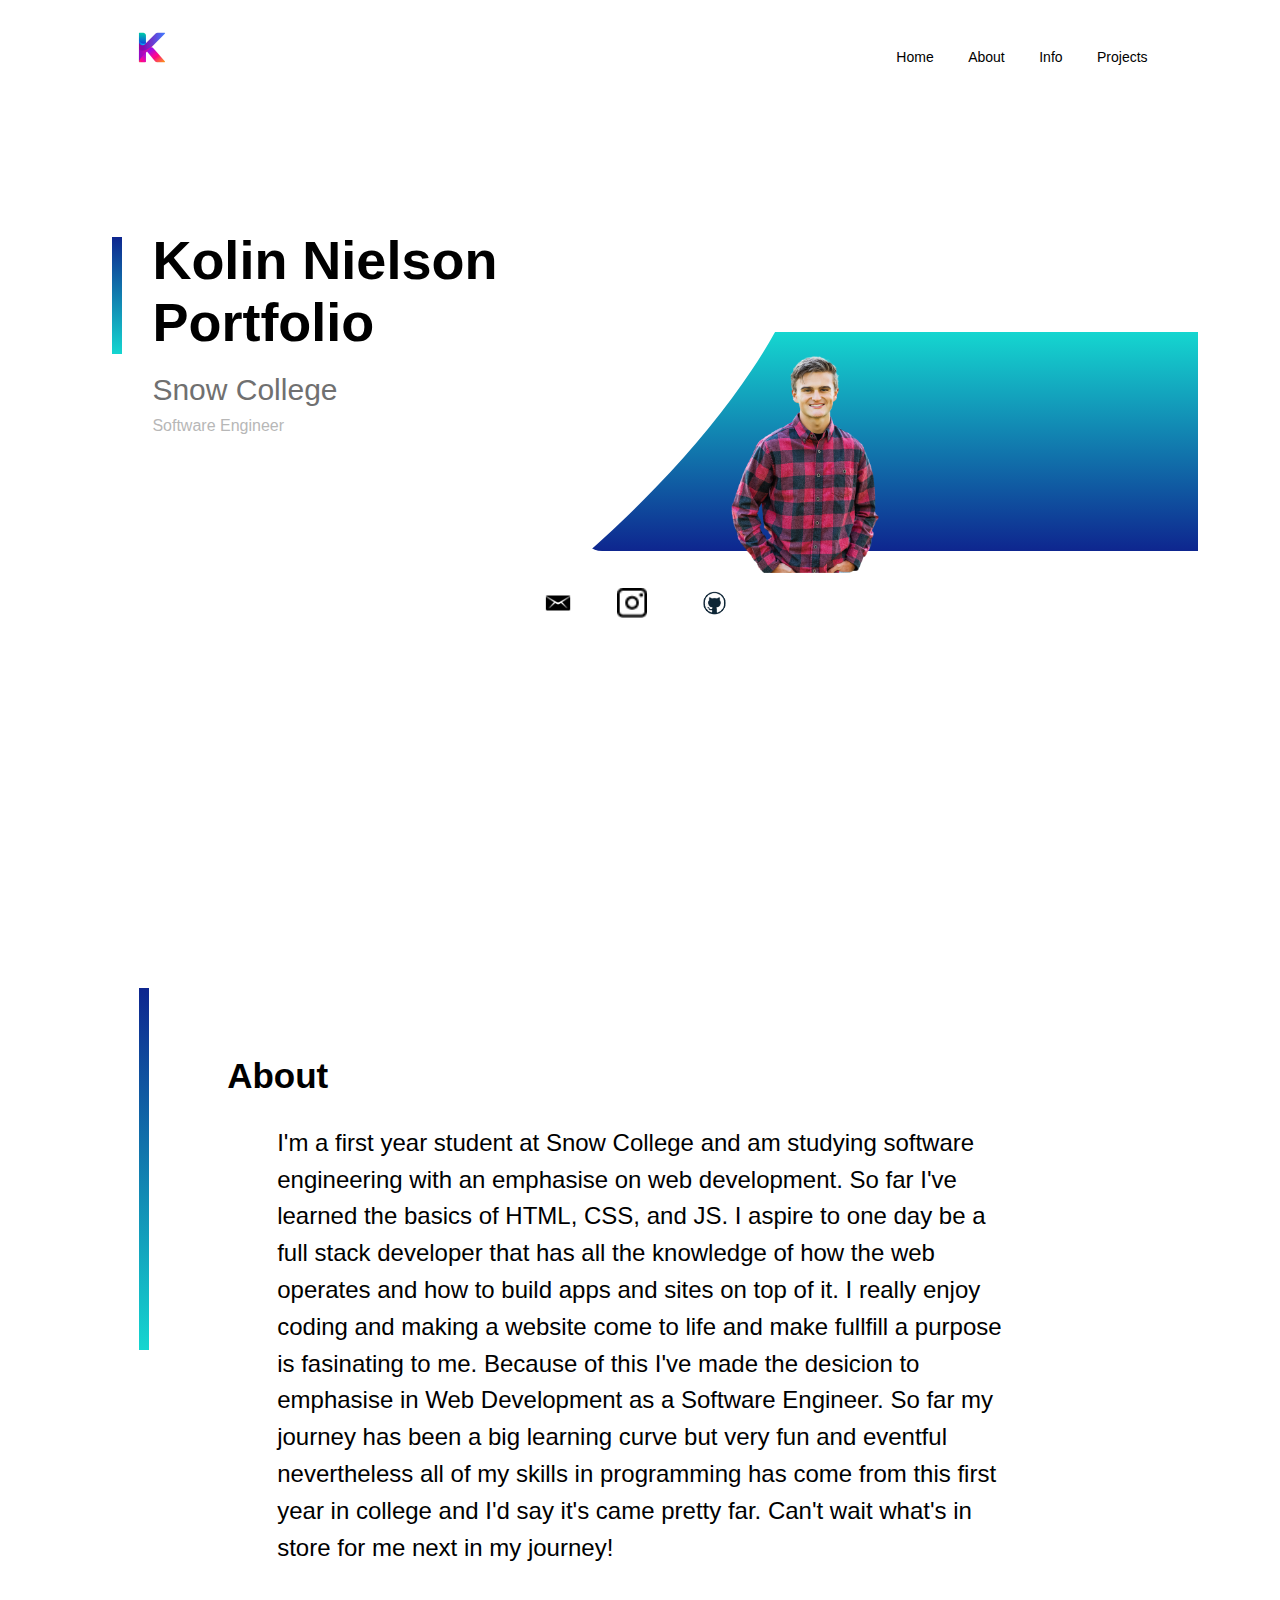
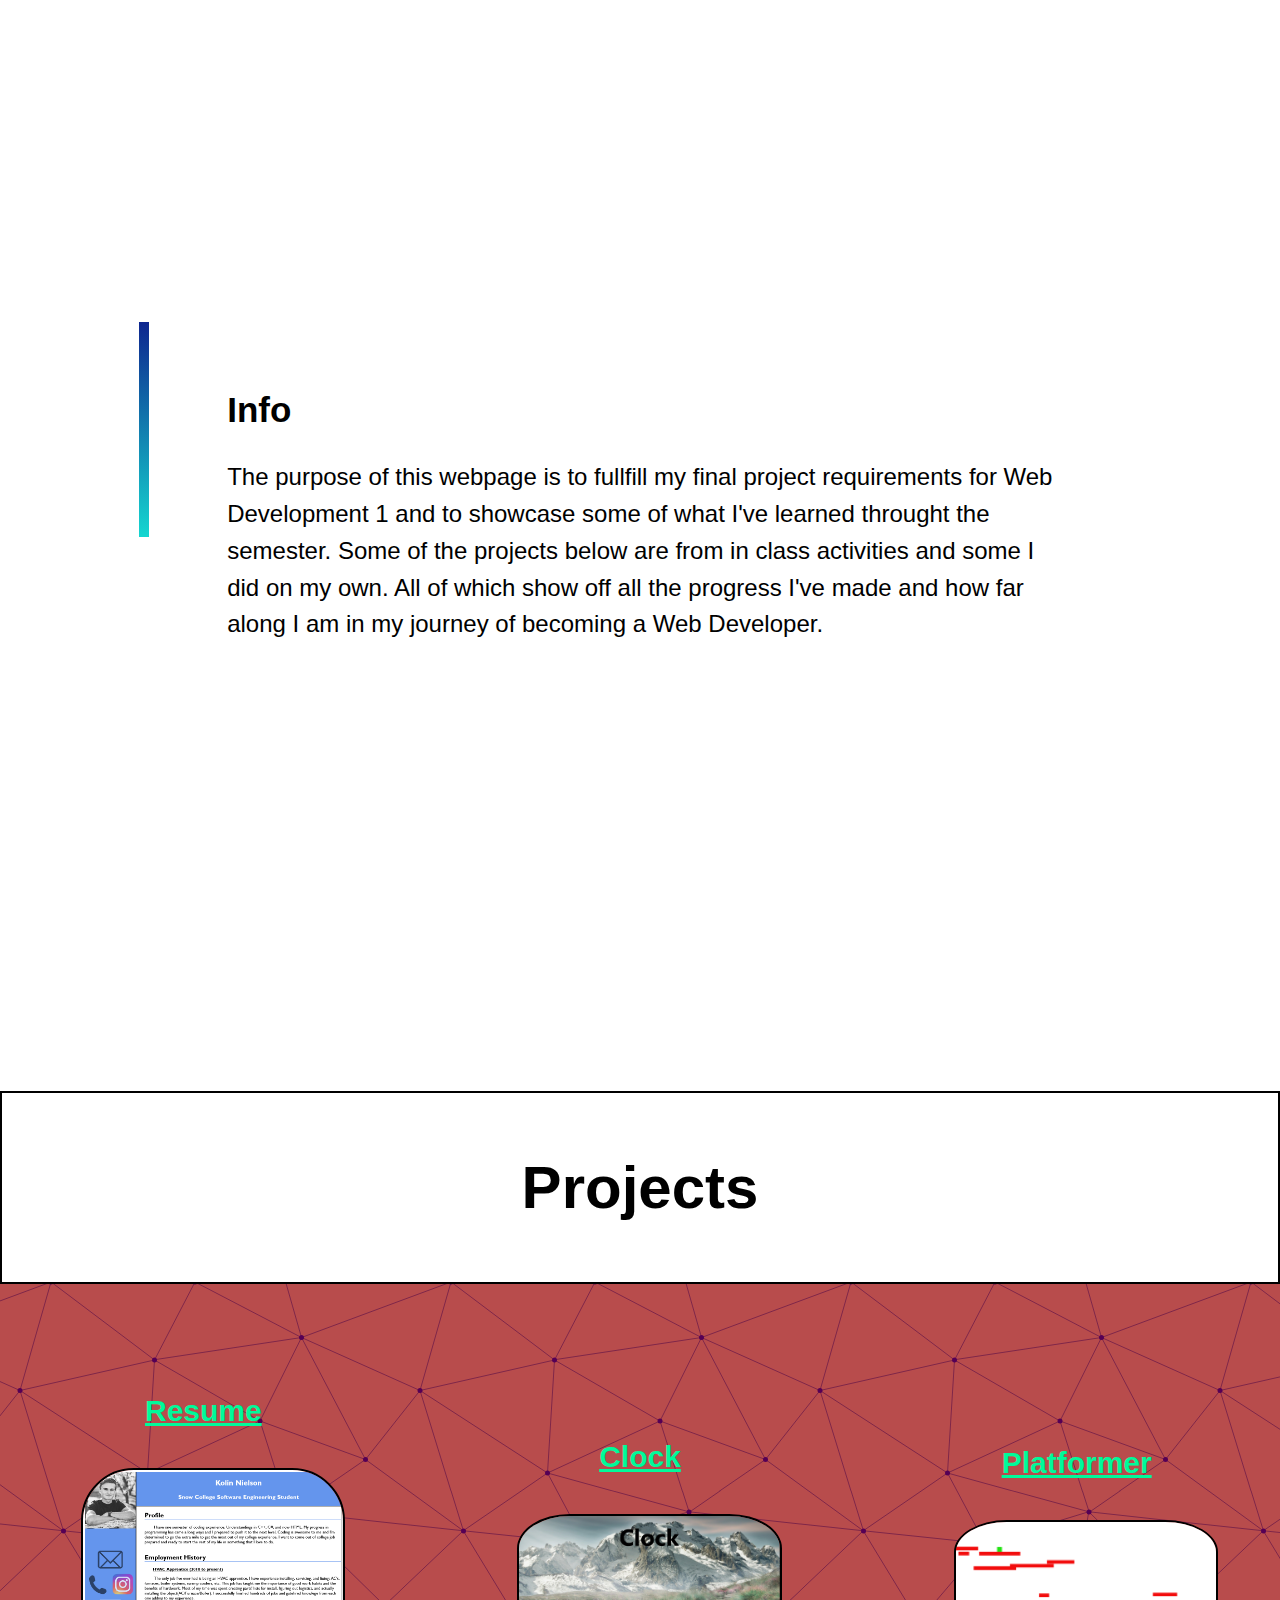
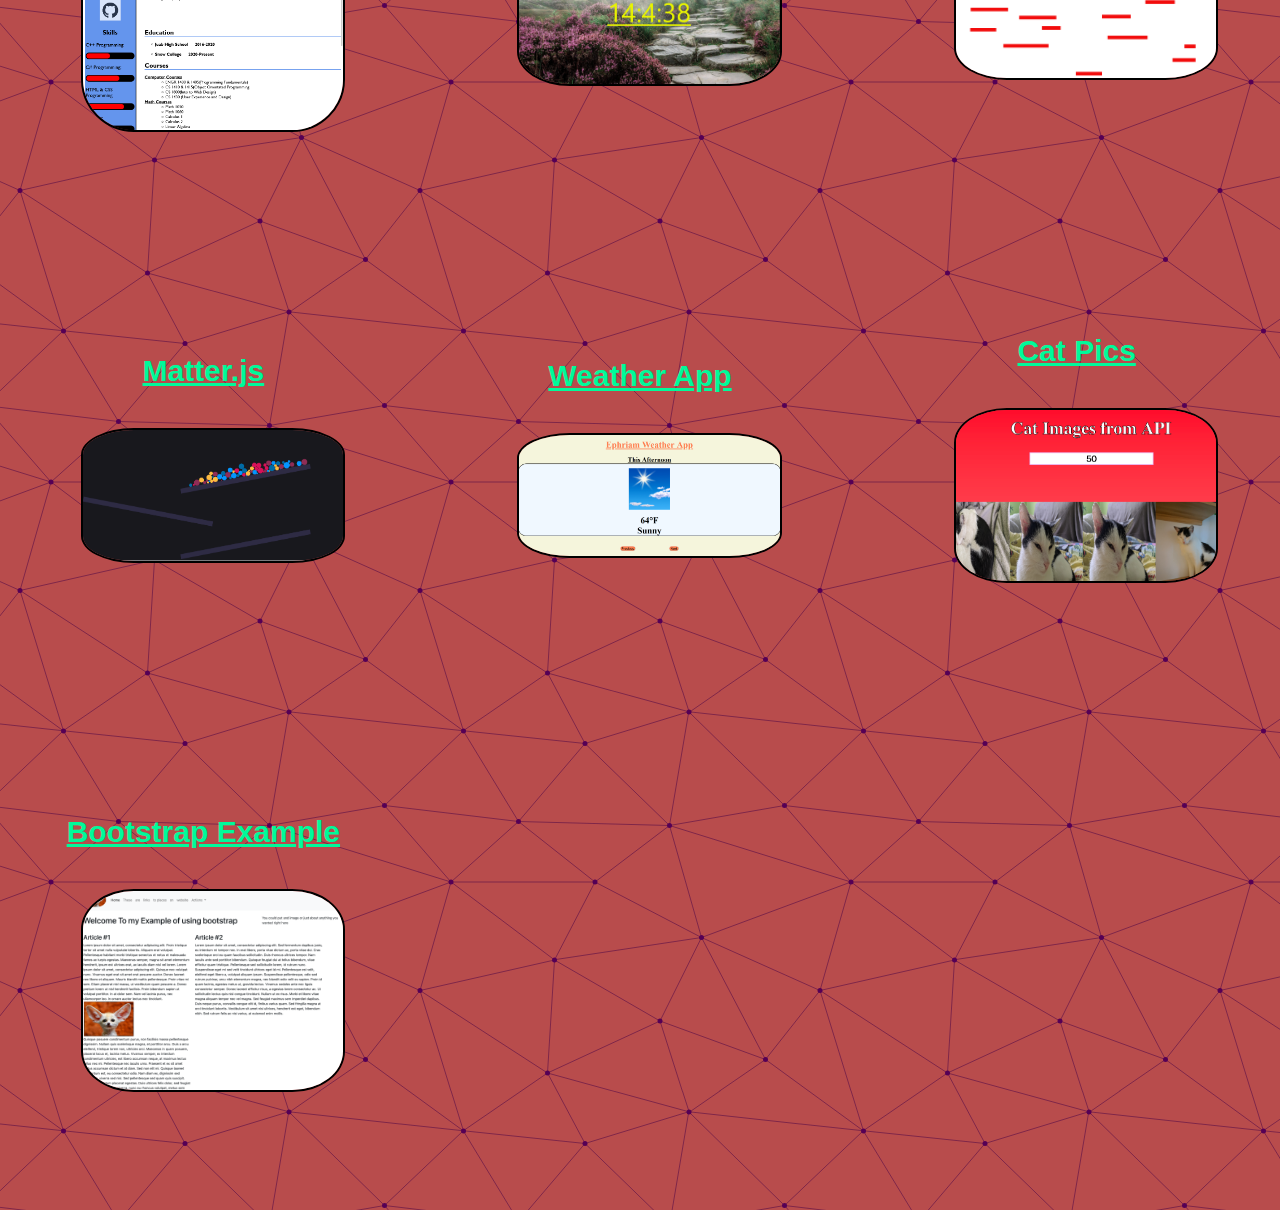
<file: index.html>
<!DOCTYPE html>
<html lang="en">
  <head>
    <meta charset="UTF-8" />
    <meta http-equiv="X-UA-Compatible" content="IE=edge" />
    <meta name="viewport" content="width=device-width, initial-scale=1.0" />
    <title>Kolin Nielson | Portfolio</title>
    
    <link rel="stylesheet" href="Style.css" />
    
    <script src="script.js" defer></script>
  </head>
  <body>
      <header> <div class="container">
      <div class="navbar">
        <img src="images/Bright.png" alt="logo" class="logo" />
        <nav>
          <ul id="menuList">
            <li><a href="#home" id="nav-home">Home</a></li>
            <li><a href="#about">About</a></li>
            <li><a href="#info">Info</a></li>
            <li><a href="#projects">Projects</a></li>
          </ul>
        </nav>
        <img src="images/menu.png" alt="menu-icon" class="menu-icon" onclick="togglemenu()" />
      </div>
      <div class="row">
        <div class="col-1">
          <h2>Kolin Nielson<br />Portfolio</h2>
          <h3>Snow College</h3>
          <p>Software Engineer</p>
        </div>
        <div class="col-2">
          <img src="images/portriat.png" alt="picture of me" class="portriat" />
          <div class="color-box"><div class="wave"></div></div>
        </div>
      </div>

      <div class="social-links">
       <a href="mailto:klnnielson@gmail.com"><img src="images/mail.webp" alt="email-icon"/></a> 
       <a href="https://www.instagram.com/kolin_nielson/"> <img src="images/ig.png" alt="instagram-icon"/></a>
       <a href="https://github.com/kolin-nielson"> <img src="images/git.png" alt="github-icon"/>
      </div></a>
    </div>
    </header>


    <main>
        <div class="about-color"></div>
        <div class="about-color-offset"></div>
        <div class="about" id="about">
            <h2>About</h2>
                <p>I'm a first year student at Snow College and am studying software engineering with an emphasise on web development. So far I've learned the basics of HTML, CSS, and JS. 
                    I aspire to one day be a full stack developer that has all the knowledge of how the web operates and how to build apps and sites on top of it.
                    I really enjoy coding and making a website come to life and make fullfill a purpose is fasinating to me. 
                    Because of this I've made the desicion to emphasise in Web Development as a Software Engineer.
                    So far my journey has been a big learning curve but very fun and eventful nevertheless all of my skills in programming has come from this first year in college and I'd say it's came pretty far.
                    Can't wait what's in store for me next in my journey!

                </p>
            
            
        </div>
        <div class="info-color"></div>
        <div class="info-color-offset"></div>
        <div class="info" id="info">
            <h2>Info</h2>
            <p>
               The purpose of this webpage is to fullfill my final project requirements for Web Development 1 and to showcase
               some of what I've learned throught the semester. Some of the projects below are from in class activities and some 
               I did on my own. All of which show off all the progress I've made and how far along I am in my journey of becoming
               a Web Developer.
            </p>
        </div>
        
      </main>
      <div class="projects-container">
      <h2 id="projects-h2">Projects</h2>
      <div class="projects" id="projects">
          <a href="projects/Resume/Resume.html" class="resume"> Resume<img src="images/resume.png" alt="Resume" class="resume"></a>
          <a href="projects/Clock/clock.html" class="clock">Clock<img src="images/clock.PNG" alt="clock" class="clock"></a>
          <a href="projects/Platformer/platformer.html" class="platformer">Platformer<img src="images/platformer.PNG" alt="platformer" class="platformer"></a>
          <a href="projects/Physics Example/physics.html" class="physics">Matter.js<img src="images/matterjs.PNG" alt="matter.js" class="physics"></a>
          <a href="projects/weather/index.html" class="weather">Weather App<img src="images/weatherApp.PNG" alt="weather" class="weather"></a>
          <a href="projects/API/index.html" class="catz">Cat Pics<img src="images/catz.png" alt="catzzzz" class="catz"></a>
          <a href="projects/Bootstrap/index.html" class="Bootstrap">Bootstrap Example<img src="images/Bootstrap.png" alt="Bootstrap" class="Bootstrap"></a>
          
          <!-- projects -->
</div>
        </div>
        
   

    
  </body>
</html>
</file>
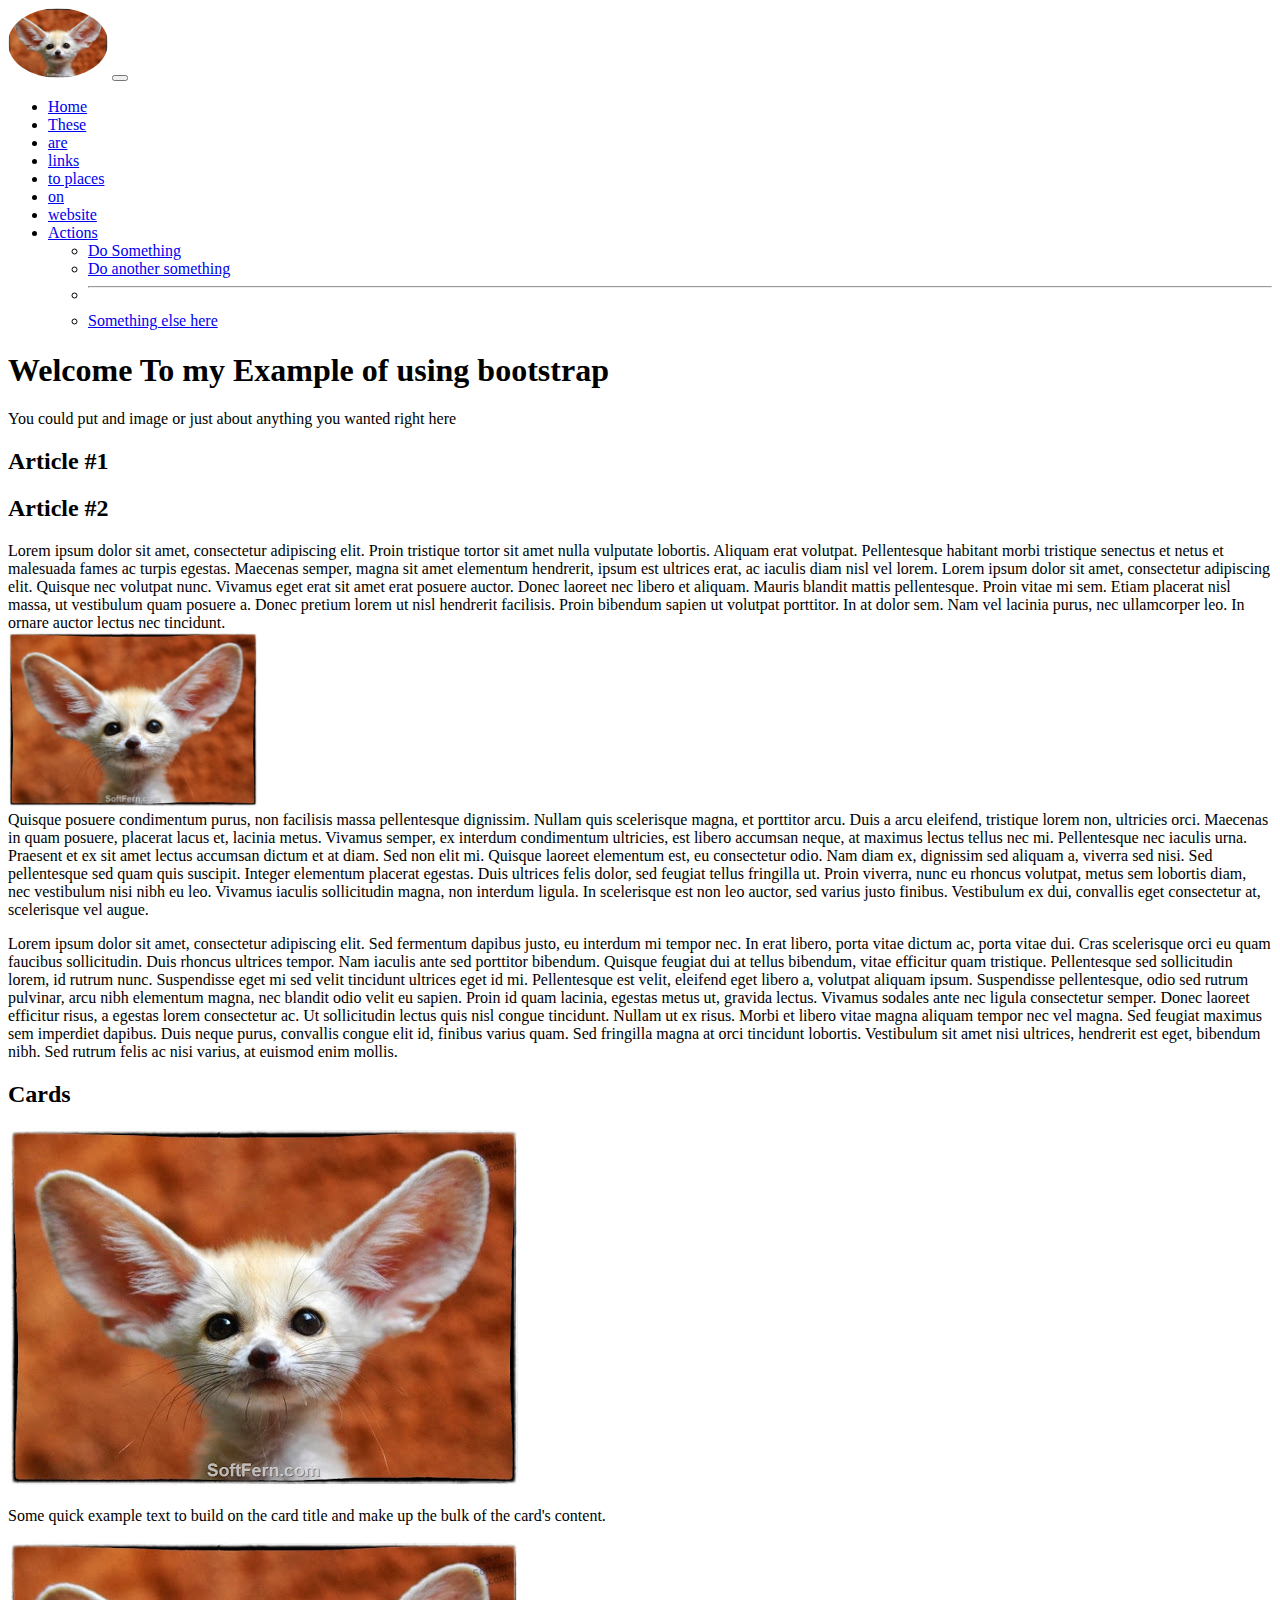
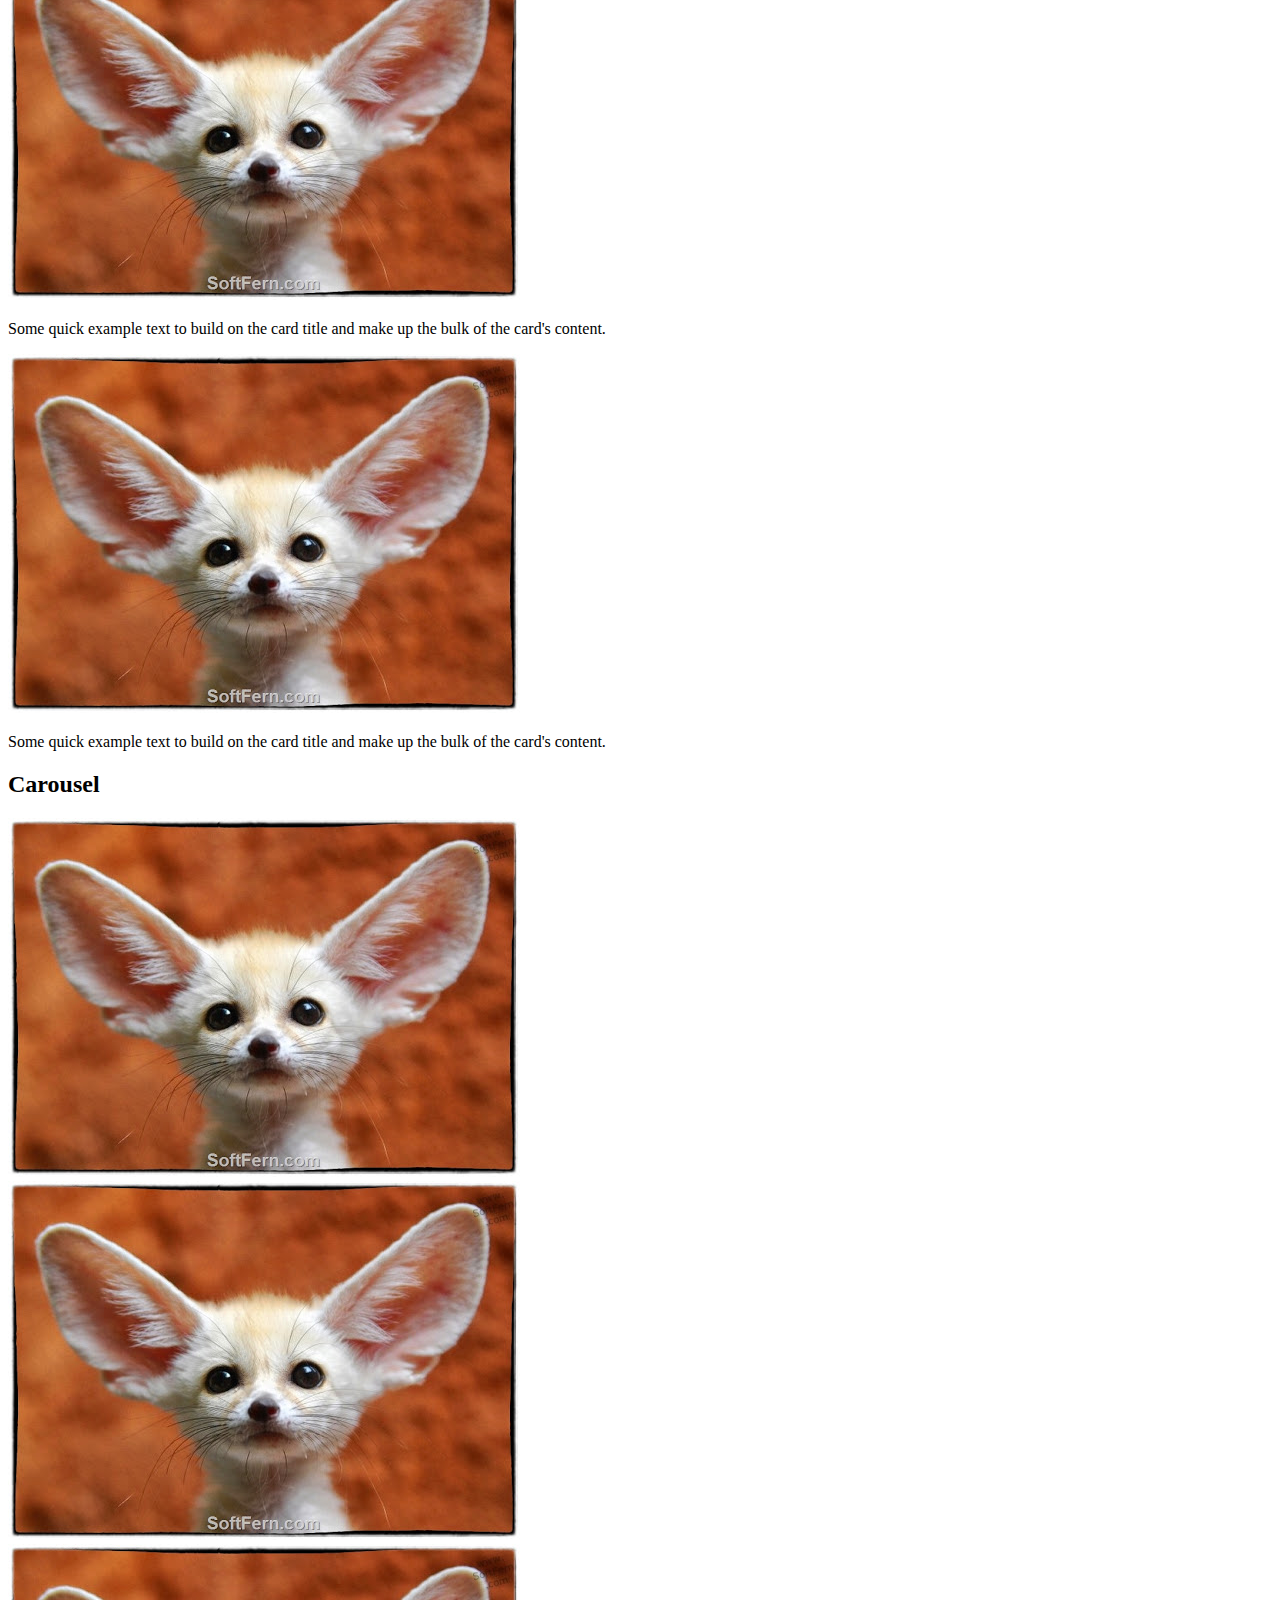
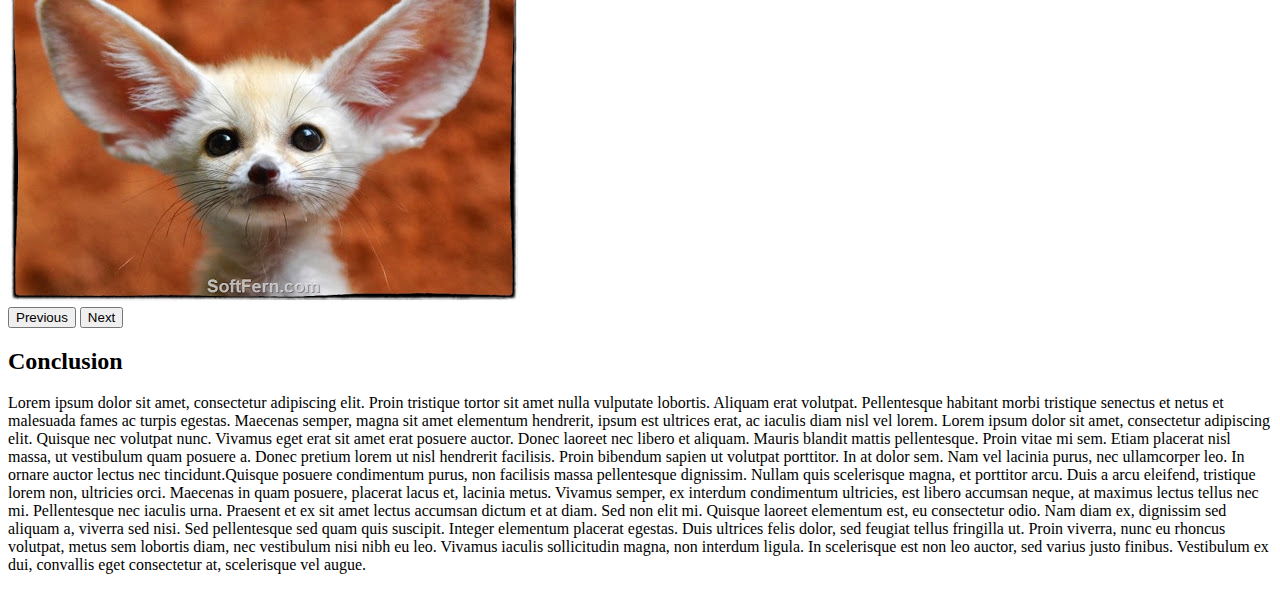
<file: projects/Bootstrap/index.html>
<!DOCTYPE html>
<html lang="en">
  <head>
    <meta charset="UTF-8" />
    <meta http-equiv="X-UA-Compatible" content="IE=edge" />
    <meta name="viewport" content="width=device-width, initial-scale=1.0" />
    <title>Bootstrap Example</title>
    <link
      href="https://cdn.jsdelivr.net/npm/bootstrap@5.0.0-beta3/dist/css/bootstrap.min.css"
      rel="stylesheet"
      integrity="sha384-eOJMYsd53ii+scO/bJGFsiCZc+5NDVN2yr8+0RDqr0Ql0h+rP48ckxlpbzKgwra6"
      crossorigin="anonymous"
    />
  </head>
  <body>
    <div class="container">
      <header class="col-12 mt-4">
        <nav class="navbar navbar-expand-lg navbar-light bg-light">
          <div class="container-fluid">
            <a class="navbar-brand" href="#"
              ><img
                src="unnamed.jpg"
                width="100px"
                style="border-radius: 50%"
                alt=""
            /></a>
            <button
              class="navbar-toggler"
              type="button"
              data-bs-toggle="collapse"
              data-bs-target="#navbarSupportedContent"
              aria-controls="navbarSupportedContent"
              aria-expanded="false"
              aria-label="Toggle navigation"
            >
              <span class="navbar-toggler-icon"></span>
            </button>
            <div class="collapse navbar-collapse" id="navbarSupportedContent">
              <ul class="navbar-nav me-auto mb-2 mb-lg-0">
                <li class="nav-item">
                  <a
                    class="nav-link active my-lg-4"
                    aria-current="page"
                    href="#"
                    >Home</a
                  >
                </li>
                <li class="nav-item">
                  <a class="nav-link my-lg-4" href="#">These</a>
                </li>
                <li class="nav-item">
                  <a class="nav-link my-lg-4" href="#">are</a>
                </li>
                <li class="nav-item">
                  <a class="nav-link my-lg-4" href="#">links</a>
                </li>
                <li class="nav-item">
                  <a class="nav-link my-lg-4" href="#">to places</a>
                </li>
                <li class="nav-item">
                  <a class="nav-link my-lg-4" href="#">on</a>
                </li>
                <li class="nav-item">
                  <a class="nav-link my-lg-4" href="#">website</a>
                </li>
                <li class="nav-item dropdown my-lg-4">
                  <a
                    class="nav-link dropdown-toggle"
                    href="#"
                    id="navbarDropdown"
                    role="button"
                    data-bs-toggle="dropdown"
                    aria-expanded="false"
                  >
                    Actions
                  </a>
                  <ul class="dropdown-menu" aria-labelledby="navbarDropdown">
                    <li><a class="dropdown-item" href="#">Do Something</a></li>
                    <li>
                      <a class="dropdown-item" href="#">Do another something</a>
                    </li>
                    <li><hr class="dropdown-divider" /></li>
                    <li>
                      <a class="dropdown-item" href="#">Something else here</a>
                    </li>
                  </ul>
                </li>
              </ul>
            </div>
          </div>
        </nav>
        <div class="row mt-4">
          <h1 class="col-8">Welcome To my Example of using bootstrap</h1>
          <p class="col-4">
            You could put and image or just about anything you wanted right here
          </p>
        </div>
      </header>
      <main>
        <section class="row mt-4">
          <h2 class="col-5">Article #1</h2>
          <h2 class="col-7">Article #2</h2>
        </section>
        <div class="row">
          <p class="col-5">
            Lorem ipsum dolor sit amet, consectetur adipiscing elit. Proin
            tristique tortor sit amet nulla vulputate lobortis. Aliquam erat
            volutpat. Pellentesque habitant morbi tristique senectus et netus et
            malesuada fames ac turpis egestas. Maecenas semper, magna sit amet
            elementum hendrerit, ipsum est ultrices erat, ac iaculis diam nisl
            vel lorem. Lorem ipsum dolor sit amet, consectetur adipiscing elit.
            Quisque nec volutpat nunc. Vivamus eget erat sit amet erat posuere
            auctor. Donec laoreet nec libero et aliquam. Mauris blandit mattis
            pellentesque. Proin vitae mi sem. Etiam placerat nisl massa, ut
            vestibulum quam posuere a. Donec pretium lorem ut nisl hendrerit
            facilisis. Proin bibendum sapien ut volutpat porttitor. In at dolor
            sem. Nam vel lacinia purus, nec ullamcorper leo. In ornare auctor
            lectus nec tincidunt. <br><img src="unnamed.jpg" width="250px"></img><br>Quisque posuere condimentum purus, non
            facilisis massa pellentesque dignissim. Nullam quis scelerisque
            magna, et porttitor arcu. Duis a arcu eleifend, tristique lorem non,
            ultricies orci. Maecenas in quam posuere, placerat lacus et, lacinia
            metus. Vivamus semper, ex interdum condimentum ultricies, est libero
            accumsan neque, at maximus lectus tellus nec mi. Pellentesque nec
            iaculis urna. Praesent et ex sit amet lectus accumsan dictum et at
            diam. Sed non elit mi. Quisque laoreet elementum est, eu consectetur
            odio. Nam diam ex, dignissim sed aliquam a, viverra sed nisi. Sed
            pellentesque sed quam quis suscipit. Integer elementum placerat
            egestas. Duis ultrices felis dolor, sed feugiat tellus fringilla ut.
            Proin viverra, nunc eu rhoncus volutpat, metus sem lobortis diam,
            nec vestibulum nisi nibh eu leo. Vivamus iaculis sollicitudin magna,
            non interdum ligula. In scelerisque est non leo auctor, sed varius
            justo finibus. Vestibulum ex dui, convallis eget consectetur at,
            scelerisque vel augue.
          </p>
          <p class="col-6">
             
            Lorem ipsum dolor sit amet, consectetur adipiscing elit. Sed
            fermentum dapibus justo, eu interdum mi tempor nec. In erat libero,
            porta vitae dictum ac, porta vitae dui. Cras scelerisque orci eu
            quam faucibus sollicitudin. Duis rhoncus ultrices tempor. Nam
            iaculis ante sed porttitor bibendum. Quisque feugiat dui at tellus
            bibendum, vitae efficitur quam tristique. Pellentesque sed
            sollicitudin lorem, id rutrum nunc. Suspendisse eget mi sed velit
            tincidunt ultrices eget id mi. Pellentesque est velit, eleifend eget
            libero a, volutpat aliquam ipsum. Suspendisse pellentesque, odio sed
            rutrum pulvinar, arcu nibh elementum magna, nec blandit odio velit
            eu sapien. Proin id quam lacinia, egestas metus ut, gravida lectus.
            Vivamus sodales ante nec ligula consectetur semper. Donec laoreet
            efficitur risus, a egestas lorem consectetur ac. Ut sollicitudin
            lectus quis nisl congue tincidunt. Nullam ut ex risus. Morbi et
            libero vitae magna aliquam tempor nec vel magna. Sed feugiat maximus
            sem imperdiet dapibus. Duis neque purus, convallis congue elit id,
            finibus varius quam. Sed fringilla magna at orci tincidunt lobortis.
            Vestibulum sit amet nisi ultrices, hendrerit est eget, bibendum
            nibh. Sed rutrum felis ac nisi varius, at euismod enim mollis.
          </p>
        </div>
        <h2 class="row mt-5" >Cards</h2>
        <div class="row">
            <div class="card col-4" >
                <img src="unnamed.jpg" class="card-img-top" alt="...">
                <div class="card-body">
                  <p class="card-text">Some quick example text to build on the card title and make up the bulk of the card's content.</p>
                </div>
              </div>
              <div class="card col-4" >
                <img src="unnamed.jpg" class="card-img-top" alt="...">
                <div class="card-body">
                  <p class="card-text">Some quick example text to build on the card title and make up the bulk of the card's content.</p>
                </div>
              </div>
              <div class="card col-4" >
                <img src="unnamed.jpg" class="card-img-top" alt="...">
                <div class="card-body">
                  <p class="card-text">Some quick example text to build on the card title and make up the bulk of the card's content.</p>
                </div>
              </div>
        </div>

        <h2 class="row mt-5">Carousel</h2>
        <div class="row mt-md-5">
            <div id="carouselExampleControls" class="carousel slide" data-bs-ride="carousel">
                <div class="carousel-inner">
                  <div class="carousel-item active">
                    <img src="unnamed.jpg" class="d-block w-100" alt="...">
                  </div>
                  <div class="carousel-item">
                    <img src="unnamed.jpg" class="d-block w-100" alt="...">
                  </div>
                  <div class="carousel-item">
                    <img src="unnamed.jpg" class="d-block w-100" alt="...">
                  </div>
                </div>
                <button class="carousel-control-prev" type="button" data-bs-target="#carouselExampleControls" data-bs-slide="prev">
                  <span class="carousel-control-prev-icon" aria-hidden="true"></span>
                  <span class="visually-hidden">Previous</span>
                </button>
                <button class="carousel-control-next" type="button" data-bs-target="#carouselExampleControls" data-bs-slide="next">
                  <span class="carousel-control-next-icon" aria-hidden="true"></span>
                  <span class="visually-hidden">Next</span>
                </button>
              </div>
        </div>
        
        <h2 class="row mt-xxl-5">Conclusion</h2>
        <div class="col-12"><p>Lorem ipsum dolor sit amet, consectetur adipiscing elit. Proin
            tristique tortor sit amet nulla vulputate lobortis. Aliquam erat
            volutpat. Pellentesque habitant morbi tristique senectus et netus et
            malesuada fames ac turpis egestas. Maecenas semper, magna sit amet
            elementum hendrerit, ipsum est ultrices erat, ac iaculis diam nisl
            vel lorem. Lorem ipsum dolor sit amet, consectetur adipiscing elit.
            Quisque nec volutpat nunc. Vivamus eget erat sit amet erat posuere
            auctor. Donec laoreet nec libero et aliquam. Mauris blandit mattis
            pellentesque. Proin vitae mi sem. Etiam placerat nisl massa, ut
            vestibulum quam posuere a. Donec pretium lorem ut nisl hendrerit
            facilisis. Proin bibendum sapien ut volutpat porttitor. In at dolor
            sem. Nam vel lacinia purus, nec ullamcorper leo. In ornare auctor
            lectus nec tincidunt.Quisque posuere condimentum purus, non
            facilisis massa pellentesque dignissim. Nullam quis scelerisque
            magna, et porttitor arcu. Duis a arcu eleifend, tristique lorem non,
            ultricies orci. Maecenas in quam posuere, placerat lacus et, lacinia
            metus. Vivamus semper, ex interdum condimentum ultricies, est libero
            accumsan neque, at maximus lectus tellus nec mi. Pellentesque nec
            iaculis urna. Praesent et ex sit amet lectus accumsan dictum et at
            diam. Sed non elit mi. Quisque laoreet elementum est, eu consectetur
            odio. Nam diam ex, dignissim sed aliquam a, viverra sed nisi. Sed
            pellentesque sed quam quis suscipit. Integer elementum placerat
            egestas. Duis ultrices felis dolor, sed feugiat tellus fringilla ut.
            Proin viverra, nunc eu rhoncus volutpat, metus sem lobortis diam,
            nec vestibulum nisi nibh eu leo. Vivamus iaculis sollicitudin magna,
            non interdum ligula. In scelerisque est non leo auctor, sed varius
            justo finibus. Vestibulum ex dui, convallis eget consectetur at,
            scelerisque vel augue.</p></div>
      </main>
      <footer class="bg-dark text-center text-lg-start p-4" style="color: white; text-align: center;">
        Footer of page
      </footer>
    </div>
  </body>
</html>
</file>
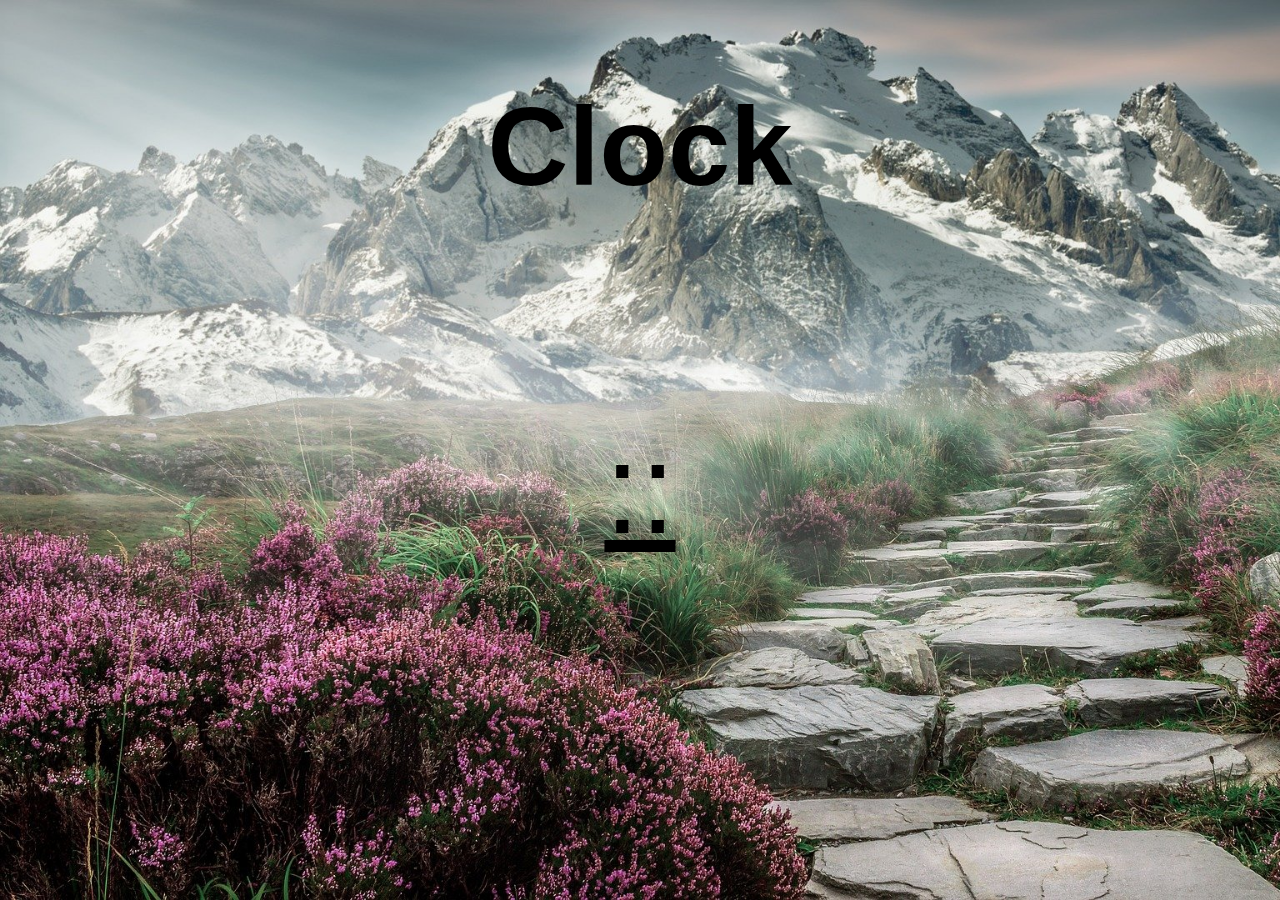
<file: projects/Clock/clock.html>
<!DOCTYPE html>
<html lang="en">

<head>
    <meta charset="UTF-8">
    <meta name="viewport" content="width=device-width, initial-scale=1.0">
    <title>Clock</title>
    <link rel="stylesheet" href="style.css">
    <script defer src="script.js"></script>
</head>

<body>
    <h1 id="Big">Clock</h1>
    <div class="clock">
        <div id="hours"></div>
        <div>:</div>

        <div id="minutes"></div>
        <div>:</div>

        <div id="seconds"></div>
    </div>

</body>

</html>
</file>
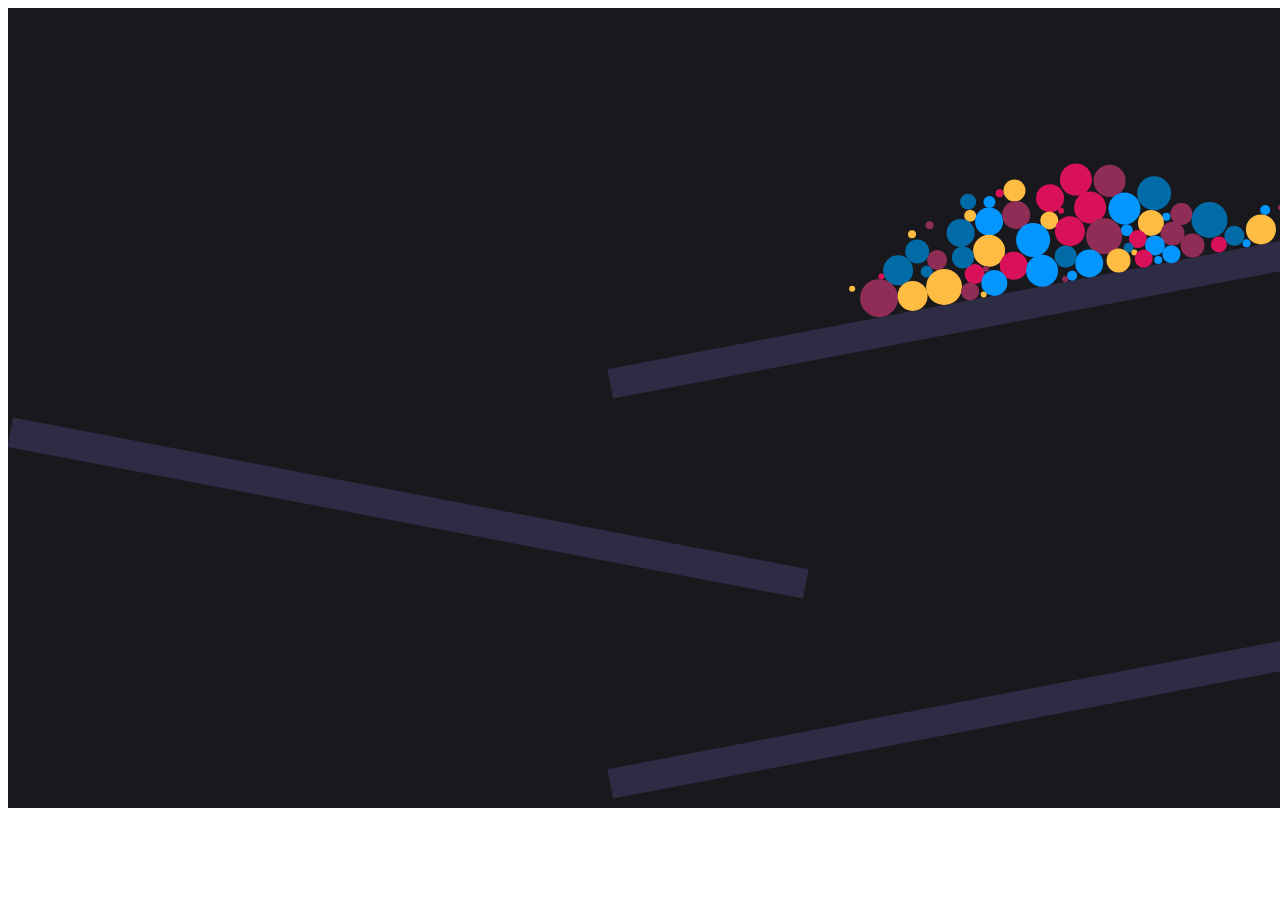
<file: projects/Physics Example/physics.html>
<!DOCTYPE html>
<html lang="en">
  <head>
    <meta charset="UTF-8" />
    <meta http-equiv="X-UA-Compatible" content="IE=edge" />
    <meta name="viewport" content="width=device-width, initial-scale=1.0" />
    <title>Document</title>
  </head>
  <body>
    <script src="matter.js"></script>
    <script>
      function getRandomInt(min, max) {
        min = Math.ceil(min);
        max = Math.floor(max);
        return Math.floor(Math.random() * (max - min) + min);
      }
      //using matter.js
      let engine = Matter.Engine.create();
      let render = Matter.Render.create({
        element: document.body,
        engine: engine,
        options: {
          width: 1600,
          height: 800,
          wireframes: false,
        },
      });

      let ground = Matter.Bodies.rectangle(400, 500, 810, 30, {
        isStatic: true,
        angle: Math.PI * 0.06
       

      });
      let ground1 = Matter.Bodies.rectangle(1000, 300, 810, 30, {
        isStatic: true,
       angle: Math.PI * -0.06

      });
      let ground2 = Matter.Bodies.rectangle(1000, 700, 810, 30, {
        isStatic: true,
       angle: Math.PI * -0.06

      });


      
      let stack = Matter.Composites.stack(
        1000,
        2,
        8,
        8,
        0,
        0,
        function (x, y) {
          return Matter.Bodies.circle(
            x,
            y,
            getRandomInt(3, 20),{friction: 0.001, restitution: 0.5, density: 0.01}
            
          );
        }
      );

      let mouse = Matter.Mouse.create(render.canvas);
      let mouseConstraint = Matter.MouseConstraint.create(engine, {
        mouse: mouse,
        constraint: {
          render: { visible: false },
        },
      });
      render.mouse = mouse;

      Matter.World.add(engine.world, [stack, ground,ground1, mouseConstraint,ground2]);
      Matter.Engine.run(engine);
      Matter.Render.run(render);
    </script>
  </body>
</html>
</file>
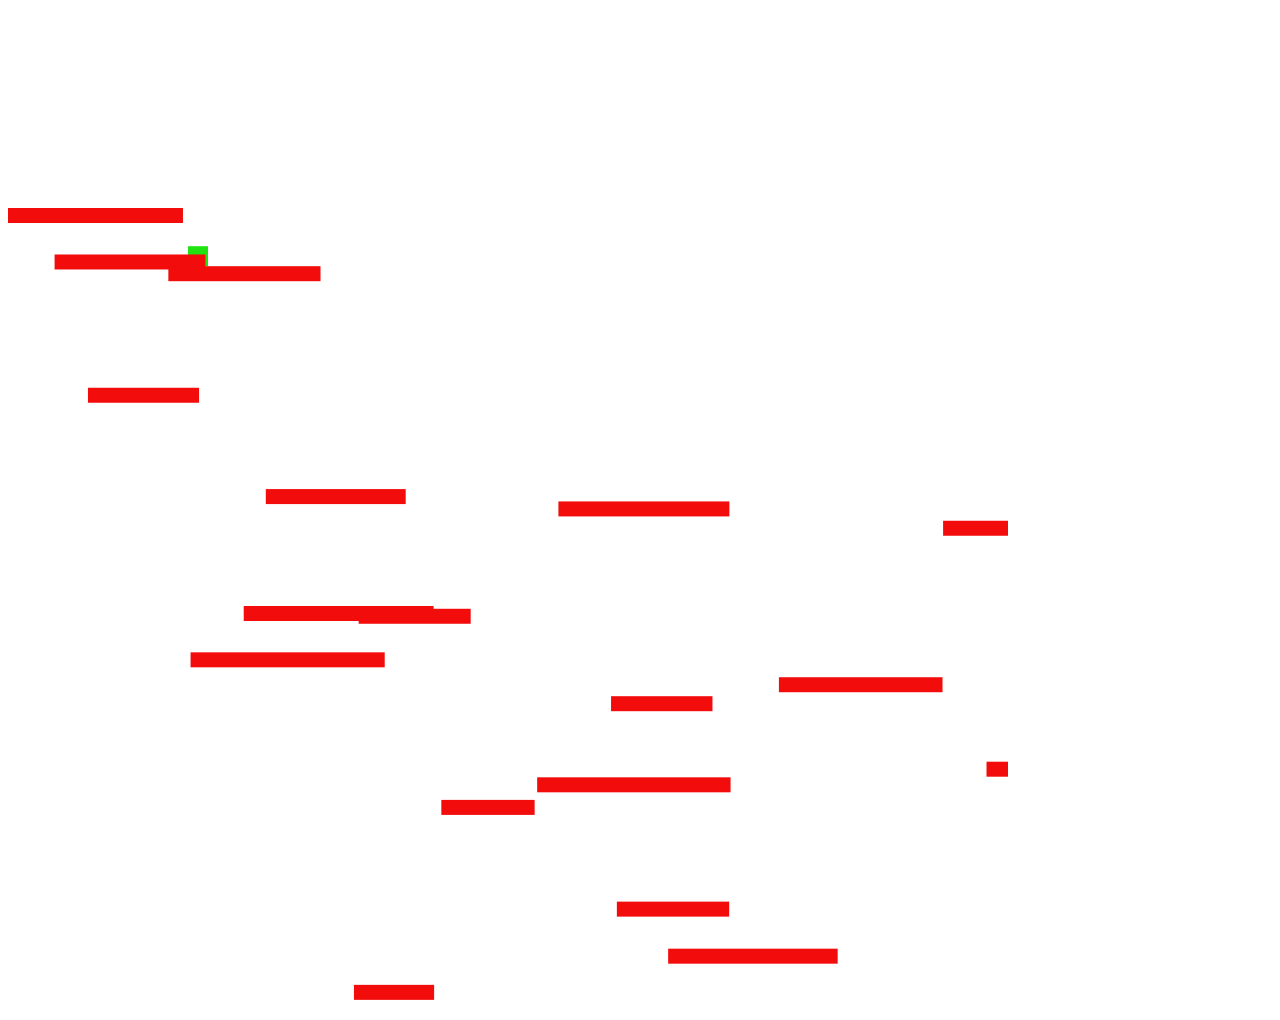
<file: projects/Platformer/platformer.html>
<!DOCTYPE html>
<html lang="en">

<head>
    <meta charset="UTF-8">
    <meta name="viewport" content="width=device-width, initial-scale=1.0">
    <title>Game</title>
</head>

<body>
    <canvas id="canvas"></canvas>
    <script src="game.js"></script>
</body>

</html>
</file>
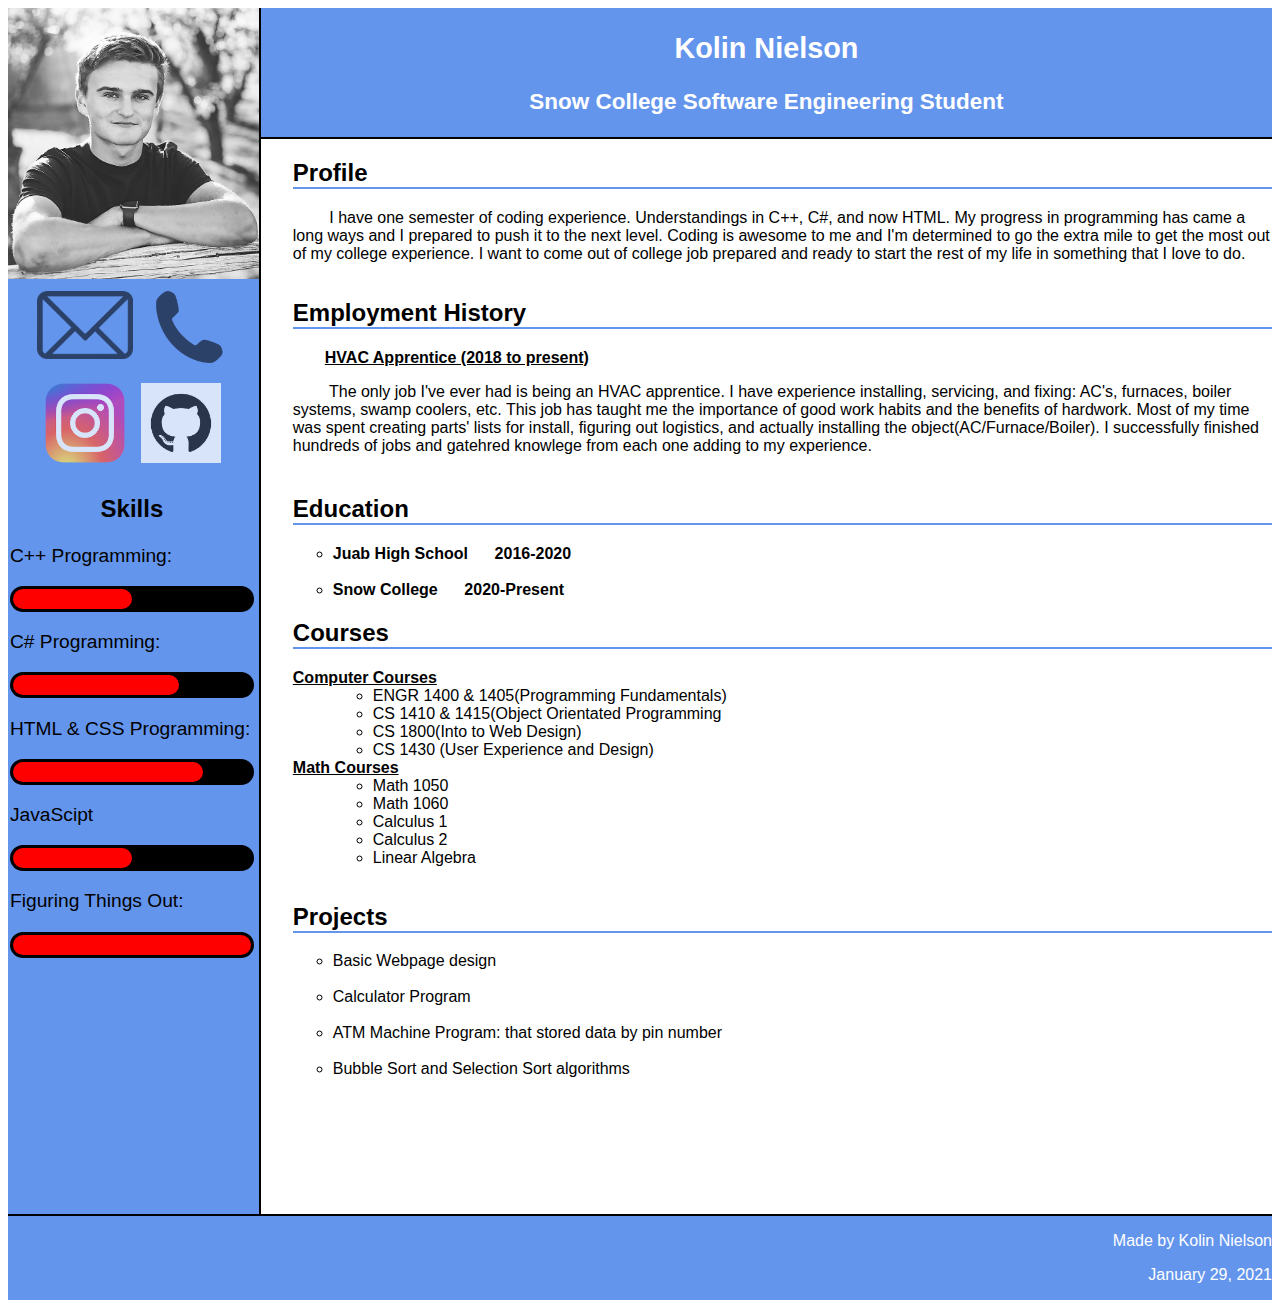
<file: projects/Resume/Resume.html>
<!DOCTYPE html>
<html lang="en">
  <head>
    <meta charset="UTF-8" />
    <meta name="viewport" content="width=device-width, initial-scale=1.0" />
    <title>Kolin Nielson Resume</title>

    <!--Inpiration Resume Formats:
https://resume.io/app/create-resume?template=london
https://resume.io/app/create-resume?template=singapore
https://resume.io/app/create-resume?template=berlin
-->

    <link rel="StyleSheet" href="PhoneStyle.css" />
    <link rel="StyleSheet" media="screen and (min-width: 900px)" href="StyleSheet.css">  </head>

  <body>
    
    
    
    <header id="title">
      <h2><span>Kolin Nielson</span></h2>
      <h3><span> Snow College Software Engineering Student</span></h3>
    </header>
    <div id="profile_pic">
      <img src="images/2.jpeg" alt="" width="100%" />
    </div>

    

      <section id="profile">
        <h2 class="start">Profile</h2>
        <p>
          &emsp;&emsp; I have one semester of coding experience. Understandings
          in C++, C#, and now HTML. My progress in programming has came a long
          ways and I prepared to push it to the next level. Coding is awesome to
          me and I'm determined to go the extra mile to get the most out of my
          college experience. I want to come out of college job prepared and
          ready to start the rest of my life in something that I love to do.
        </p>
      </section>
  

    <aside id="side">
      <a class="contact" id="Email" href="mailto:klnnielson@gmail.com"
        ><img src="images/email.png" alt="" class="contact"
      /></a>

      <a class="contact" id="Phone" href="tel:435-610-6364"
        ><img src="images/phone.png" alt="" class="contact"
      /></a>

      <a
        clsss="contact"
        id="Insta"
        href="https://www.instagram.com/kolin_nielson/"
        ><img src="images/instagram.png"  alt=""class="contact"
      /></a>

      <a clsss="contact" id="Git" href="https://github.com/kolin-nielson"
        ><img src="images/GitHub-Mark.png" alt="" id="git" class="contact"
      /></a>
    </aside>

    <section id="Employment">
      <h2 class="start">Employment History</h2>

      <span class="subsection" id="job">
        HVAC Apprentice (2018 to present)</span
      >

      <p>
        &emsp;&emsp; The only job I've ever had is being an HVAC apprentice. I
        have experience installing, servicing, and fixing: AC's, furnaces,
        boiler systems, swamp coolers, etc. This job has taught me the
        importance of good work habits and the benefits of hardwork. Most of my
        time was spent creating parts' lists for install, figuring out
        logistics, and actually installing the object(AC/Furnace/Boiler). I
        successfully finished hundreds of jobs and gatehred knowlege from each
        one adding to my experience.
      </p>
    </section>

    <section id="Education">
      <h2 class="start">Education</h2>

      <ul>
        <li class="subsection">
          Juab High School &nbsp;&nbsp;&nbsp;&nbsp; 2016-2020
        </li>
        <br />
        <li class="subsection">
          Snow College &nbsp;&nbsp;&nbsp;&nbsp; 2020-Present
        </li>
      </ul>

      <h2 class="start">Courses</h2>
      <dl>
        <dt>Computer Courses</dt>
        <dd>
          <ul>
            <li>ENGR 1400 & 1405(Programming Fundamentals)</li>
            <li>CS 1410 & 1415(Object Orientated Programming</li>
            <li>CS 1800(Into to Web Design)</li>
            <li>CS 1430 (User Experience and Design)</li>
          </ul>
        </dd>

        <dt>Math Courses</dt>
        <dd>
          <ul>
            <li>Math 1050</li>
            <li>Math 1060</li>
            <li>Calculus 1</li>
            <li>Calculus 2</li>
            <li>Linear Algebra</li>
          </ul>
        </dd>
      </dl>
    </section>

    <section id="skills">
      <h2 class="start" id="skillsTitle">Skills</h2>

      <p>C++ Programming:</p>
      <div id="C"><div></div></div>
      <p>C# Programming:</p>
      <div id="CS"><div></div></div>
      <p>HTML & CSS Programming:</p>
      <div id="HTML"><div></div></div>
      <p>JavaScipt</p>
      <div id="java"><div></div></div>
      <p>Figuring Things Out:</p>
      <div id="figure"><div></div></div>
    </section>

    <section id="projects">
      <h2 class="start">Projects</h2>
      <ul>
        <li>Basic Webpage design</li>
        <br />
        <li>Calculator Program</li>
        <br />
        <li>ATM Machine Program: that stored data by pin number</li>
        <br />
        <li>Bubble Sort and Selection Sort algorithms</li>
        <br />
      </ul>
    </section>

    <footer>
      <p>Made by Kolin Nielson</p>
      <p>January 29, 2021</p>
    </footer>
  </body>
</html>
</file>
<file: Style.css>
* {
  margin: 0;
  padding: 0;
  font-family: sans-serif;
  
}
.container {
  width: 100%;
  min-height: 100vh;
  padding-left: 8%;
  padding-right: 8%;
  box-sizing: border-box;
  overflow: hidden;
  
}
.navbar {
  width: 100%;
  display: flex;
  align-items: center;
  position: relative;
}
.logo {
  width: 100px;
  cursor: pointer;
  margin: 10px 0;
}
.menu-icon {
  width: 25px;
  cursor: "pointer";
  display: none;
}
nav {
  flex: 1;
  text-align: right;
}
nav ul li {
  list-style: none;
  display: inline-block;
  margin-right: 30px;
}
nav ul li a {
  text-decoration: none;
  color: #000;
  font-size: 14px;
}
nav ul li a:hover {
  color: black;
  padding: .5em;
  background-color: #15d6d0;
  border-radius: 1em;
  transition: 0.3s;
}
.row {
  display: flex;
  justify-content: space-between;
  align-items: center;
  margin: 100px 0;
}
.col-1 {
  flex-basis: 40%;
  position: relative;
  margin-left: 50px;
}
.col-1 h2 {
  font-size: 54px;
}
.col-1 h3 {
  font-size: 30px;
  color: #707070;
  font-weight: 100;
  margin: 20px 0 10px;
}

.col-1 p {
  font-size: 16px;
  color: #b7b7b7;
  font-weight: 100;
}
div h2:after {
  content: "";
  width: 10px;
  height: 57%;
  background: linear-gradient(#0e268f, #15d6d0);
  position: absolute;
  left: -40px;
  top: 8px;
}

.col-2 {
  position: relative;
  top: 0;
  left: 0;
  flex-basis: 60%;
  display: flex;
  align-items: center;
}

.color-box {
  position: absolute;
  right: 0;
  top: 0;
  background: linear-gradient(#15d6d0, #0e268f);
  border-radius: 20px 0 0 20px;
  height: 80%;
  width: 100%;
  z-index: -1;
  transform: translateX(20px) translateY(137px);
}
.social-links img {
  height: 30px;
  margin: 20px;
  cursor: pointer;
}
.social-links {
  text-align: center;
  margin-bottom: 20px;
}
.col-2 .portriat {
  width: 30%;
  transform: translateY(55px) translateX(300px);
}

@media only screen and (max-width: 700px) {
  p{
    font-size: 12px;
  }
    .projects{
        display: grid;
        grid-template-columns: 1fr;
        grid-template-rows: 1fr 1fr 1fr 1fr 1fr;
        grid-template-areas: 
        "R"
        "C"
        "P"
        "PH"
        "Z"
        ;
        justify-items: center;
        align-items: center;
    }
  nav ul {
    width: 100%;
    background: linear-gradient(#0e268f, #15d6d0);
    position: absolute;
    top: 75px;
    right: 0;
    z-index: 10;
  }
  nav ul li {
    display: block;
    margin-top: 10px;
    margin-bottom: 10px;
  }
  nav ul li a {
    color: #fff;
  }
  .menu-icon {
    display: block;
  }
  #menuList {
    overflow: hidden;
    transition: 0.5s;
  }
  .row {
    flex-direction: column-reverse;
    margin: 30px 0;
  }
  .col-2 {
    flex-basis: 100%;
    margin-bottom: 50px;
  }
  .col-2 .portriat {
    width: 30%;
    transform: translateY(-28px) translateX(120px);
  }
  .color-box {
    transform: translateX(0px);
  }
  .col-1 {
    flex-basis: 100%;
  }
  .col-1 h2 {
    font-size: 35px;
  }
  .col-1 h3 {
    font-size: 15px;
  }

}
@media only screen and (min-width:1600px){
    .col-2  .portriat{
        width: 30%;
        transform: translateY(15px) translateX(360px);
    }
}  
    

@media only screen and (min-width: 600px) {
  .col-2 .portriat {
    width: 30%;
    transform: translateY(105px) translateX(160px);
  }
  p{
    font-size: 12px;
  }
}
@media only screen and (min-width: 1100px) {
  p{
    font-size: 12px;
  }
  .col-2 .portriat {
    width: 30%;
    transform: translateY(86px) translateX(170px);
  }
}
@media only screen and (min-height: 800px) {
  p{
    font-size: 12px;
  }
  .col-2 .portriat {
    width: 30%;
    transform: translateY(-48px) translateX(160px);
  }
}
@media only screen and (min-width: 400px) {
  .col-2 .portriat {
    width: 30%;
    transform: translateY(-32px) translateX(130px);
  }
}
@media only screen and (min-width: 600px) {
  p{
    font-size: 12px;
  }
  .col-2 .portriat {
    width: 30%;
    transform: translateY(105px) translateX(160px);
  }
}
@media only screen and (min-height: 800px) {
  p{
    font-size: 12px;
  }
  .col-2 .portriat {
    width: 30%;
    transform: translateY(-30px) translateX(120px);
  }
}
@media only screen and (min-width: 600px) {
  p{
    font-size: 12px;
  }
  .col-2 .portriat {
    width: 30%;
    transform: translateY(105px) translateX(160px);
  }
}

.wave {
  position: absolute;
  right: 0;
  top: 0;
  background: white;
  border-radius: 50%;
  height: 140%;
  width: 140%;
  z-index: 0;
  transform: translateX(-300px) translateY(-30px) rotate(-40deg);
  overflow: hidden;
}
main {
  width: 100%;
  min-height: 100vh;
  padding-left: 14%;
  padding-right: 14%;
  box-sizing: border-box;
  overflow: hidden;
  line-height: 2.3em;
  color: black;


}
.about {
  margin: 80px 0px;
  background-color: white;
  padding: 3em;
  border-radius: 5em;
  transform: translateY(00px);
}
.about h2 {
  font-size: 35px;
  margin: 30px 0;
}
.about p {
  font-size: 24px;
  margin: 0 50px;
}
.info {
  margin: 300px 0px 0 0;
  background-color:white;
  padding: 3em;
  border-radius: 5em;
 transform: translateY(00px);
}
.info h2 {
  font-size: 35px;
  margin: 30px 0;
  
}
.info p {
  font-size: 24px;
}





.projects{
    display: grid;
    grid-template-columns: 1fr  1fr  1fr;
    grid-template-rows: 1fr 1fr 1fr;
    grid-template-areas: 
    "R C P"
    "PH W Z"
    "B . .";
    justify-items: center;
    align-items: center;
    align-items: center;
    grid-gap: 30px;
}
.projects-container{
    background-color: #b84c4c;
background-image: url("data:image/svg+xml,%3Csvg xmlns='http://www.w3.org/2000/svg' width='400' height='400' viewBox='0 0 800 800'%3E%3Cg fill='none' stroke='%23404' stroke-width='1'%3E%3Cpath d='M769 229L1037 260.9M927 880L731 737 520 660 309 538 40 599 295 764 126.5 879.5 40 599-197 493 102 382-31 229 126.5 79.5-69-63'/%3E%3Cpath d='M-31 229L237 261 390 382 603 493 308.5 537.5 101.5 381.5M370 905L295 764'/%3E%3Cpath d='M520 660L578 842 731 737 840 599 603 493 520 660 295 764 309 538 390 382 539 269 769 229 577.5 41.5 370 105 295 -36 126.5 79.5 237 261 102 382 40 599 -69 737 127 880'/%3E%3Cpath d='M520-140L578.5 42.5 731-63M603 493L539 269 237 261 370 105M902 382L539 269M390 382L102 382'/%3E%3Cpath d='M-222 42L126.5 79.5 370 105 539 269 577.5 41.5 927 80 769 229 902 382 603 493 731 737M295-36L577.5 41.5M578 842L295 764M40-201L127 80M102 382L-261 269'/%3E%3C/g%3E%3Cg fill='%23505'%3E%3Ccircle cx='769' cy='229' r='5'/%3E%3Ccircle cx='539' cy='269' r='5'/%3E%3Ccircle cx='603' cy='493' r='5'/%3E%3Ccircle cx='731' cy='737' r='5'/%3E%3Ccircle cx='520' cy='660' r='5'/%3E%3Ccircle cx='309' cy='538' r='5'/%3E%3Ccircle cx='295' cy='764' r='5'/%3E%3Ccircle cx='40' cy='599' r='5'/%3E%3Ccircle cx='102' cy='382' r='5'/%3E%3Ccircle cx='127' cy='80' r='5'/%3E%3Ccircle cx='370' cy='105' r='5'/%3E%3Ccircle cx='578' cy='42' r='5'/%3E%3Ccircle cx='237' cy='261' r='5'/%3E%3Ccircle cx='390' cy='382' r='5'/%3E%3C/g%3E%3C/svg%3E");
}
.resume{
    grid-area: R;
    text-decoration: underline;
    text-align: center;
    font-size: 30px;
    color: mediumspringgreen;
    font-weight: 900;
    width: 80%;
    border-radius: 20%;
    margin: 40px;
}
.resume img{
    border: 2px solid black;
}
.resume img:hover{
    transform: scale(1.2);
    border: 5px solid mediumspringgreen;
    transition: 0.3s;
}
.clock{
    grid-area: C;
    text-decoration: underline;
    text-align: center;
    font-size: 30px;
    color: mediumspringgreen;
    font-weight: 900;
    width: 80%;
    border-radius: 20%;
    margin: 40px;

}
.clock img{
    border: 2px solid black;
}
.clock img:hover{
    transform: scale(1.2);
    border: 5px solid mediumspringgreen;
    transition: 0.3s;
}
.platformer{
    grid-area: P;
    text-decoration: underline;
    text-align: center;
    font-size: 30px;
    color: mediumspringgreen;
    font-weight: 900;
    width: 80%;
    border-radius: 20%;
    margin: 40px;
}
.platformer img{
    border: 2px solid black;

}
.platformer img:hover{
    transform: scale(1.2);
    border: 5px solid mediumspringgreen;
    transition: 0.3s;
}
#projects-h2{
    margin:400px 0 70px 0;
    font-size: 60px;
    padding: 1em;
    background-color: #ffffff;
background-image: url("data:image/svg+xml,%3Csvg xmlns='http://www.w3.org/2000/svg' width='100%25' height='100%25' viewBox='0 0 800 800'%3E%3Cdefs%3E%3CradialGradient id='a' cx='400' cy='400' r='50%25' gradientUnits='userSpaceOnUse'%3E%3Cstop offset='0' stop-color='%23ffffff'/%3E%3Cstop offset='1' stop-color='%230EF'/%3E%3C/radialGradient%3E%3CradialGradient id='b' cx='400' cy='400' r='70%25' gradientUnits='userSpaceOnUse'%3E%3Cstop offset='0' stop-color='%23ffffff'/%3E%3Cstop offset='1' stop-color='%230FF'/%3E%3C/radialGradient%3E%3C/defs%3E%3Crect fill='url(%23a)' width='800' height='800'/%3E%3Cg fill-opacity='.8'%3E%3Cpath fill='url(%23b)' d='M998.7 439.2c1.7-26.5 1.7-52.7 0.1-78.5L401 399.9c0 0 0-0.1 0-0.1l587.6-116.9c-5.1-25.9-11.9-51.2-20.3-75.8L400.9 399.7c0 0 0-0.1 0-0.1l537.3-265c-11.6-23.5-24.8-46.2-39.3-67.9L400.8 399.5c0 0 0-0.1-0.1-0.1l450.4-395c-17.3-19.7-35.8-38.2-55.5-55.5l-395 450.4c0 0-0.1 0-0.1-0.1L733.4-99c-21.7-14.5-44.4-27.6-68-39.3l-265 537.4c0 0-0.1 0-0.1 0l192.6-567.4c-24.6-8.3-49.9-15.1-75.8-20.2L400.2 399c0 0-0.1 0-0.1 0l39.2-597.7c-26.5-1.7-52.7-1.7-78.5-0.1L399.9 399c0 0-0.1 0-0.1 0L282.9-188.6c-25.9 5.1-51.2 11.9-75.8 20.3l192.6 567.4c0 0-0.1 0-0.1 0l-265-537.3c-23.5 11.6-46.2 24.8-67.9 39.3l332.8 498.1c0 0-0.1 0-0.1 0.1L4.4-51.1C-15.3-33.9-33.8-15.3-51.1 4.4l450.4 395c0 0 0 0.1-0.1 0.1L-99 66.6c-14.5 21.7-27.6 44.4-39.3 68l537.4 265c0 0 0 0.1 0 0.1l-567.4-192.6c-8.3 24.6-15.1 49.9-20.2 75.8L399 399.8c0 0 0 0.1 0 0.1l-597.7-39.2c-1.7 26.5-1.7 52.7-0.1 78.5L399 400.1c0 0 0 0.1 0 0.1l-587.6 116.9c5.1 25.9 11.9 51.2 20.3 75.8l567.4-192.6c0 0 0 0.1 0 0.1l-537.3 265c11.6 23.5 24.8 46.2 39.3 67.9l498.1-332.8c0 0 0 0.1 0.1 0.1l-450.4 395c17.3 19.7 35.8 38.2 55.5 55.5l395-450.4c0 0 0.1 0 0.1 0.1L66.6 899c21.7 14.5 44.4 27.6 68 39.3l265-537.4c0 0 0.1 0 0.1 0L207.1 968.3c24.6 8.3 49.9 15.1 75.8 20.2L399.8 401c0 0 0.1 0 0.1 0l-39.2 597.7c26.5 1.7 52.7 1.7 78.5 0.1L400.1 401c0 0 0.1 0 0.1 0l116.9 587.6c25.9-5.1 51.2-11.9 75.8-20.3L400.3 400.9c0 0 0.1 0 0.1 0l265 537.3c23.5-11.6 46.2-24.8 67.9-39.3L400.5 400.8c0 0 0.1 0 0.1-0.1l395 450.4c19.7-17.3 38.2-35.8 55.5-55.5l-450.4-395c0 0 0-0.1 0.1-0.1L899 733.4c14.5-21.7 27.6-44.4 39.3-68l-537.4-265c0 0 0-0.1 0-0.1l567.4 192.6c8.3-24.6 15.1-49.9 20.2-75.8L401 400.2c0 0 0-0.1 0-0.1L998.7 439.2z'/%3E%3C/g%3E%3C/svg%3E");
background-attachment: fixed;
background-size: cover;
    
    text-align: center;
    border: 2px solid black;
}
.physics{
    grid-area: PH;
    text-decoration: underline;
    text-align: center;
    font-size: 30px;
    color: mediumspringgreen;
    font-weight: 900;
    width: 80%;
    border-radius: 20%;
    margin: 40px;
}
.physics img{
    border: 2px solid black;

}
.physics img:hover{
    transform: scale(1.2);
    border: 5px solid mediumspringgreen;
    transition: 0.3s;
}
.weather{
    grid-area: W;
    text-decoration: underline;
    text-align: center;
    font-size: 30px;
    color: mediumspringgreen;
    font-weight: 900;
    width: 80%;
    border-radius: 20%;
    margin: 40px;
}
.weather img{
    border: 2px solid black;

}
.weather img:hover{
    transform: scale(1.2);
    border: 5px solid mediumspringgreen;
    transition: 0.3s;
}
.catz{
  grid-area: Z;
  text-decoration: underline;
  text-align: center;
  font-size: 30px;
  color: mediumspringgreen;
  font-weight: 900;
  width: 80%;
  border-radius: 20%;
  margin: 40px;
}
.catz img{
  border: 2px solid black;

}
.catz img:hover{
  transform: scale(1.2);
  border: 5px solid mediumspringgreen;
  transition: 0.3s;
}
.Bootstrap{
  grid-area: B;
  text-decoration: underline;
  text-align: center;
  font-size: 30px;
  color: mediumspringgreen;
  font-weight: 900;
  width: 80%;
  border-radius: 20%;
  margin: 40px;
}
.Bootstrap img{
  border: 2px solid black;

}
.Bootstrap img:hover{
  transform: scale(1.2);
  border: 5px solid mediumspringgreen;
  transition: 0.3s;
}
@media only screen and (max-width: 700px) {
  p{font-size: 12px;}
  .wave{
    display: none;
  }
    body{
        background-image: url(/images/pexels-joão-jesus-925743.jpg);
    }

    .info-color{
        display: none;
    }
    .info-color-offset{
        display: none;
    }
    .about-color {
       display: none;
      }
      .about-color-offset {
          display: none;
      }
    .about p {
        font-size: 24px;
        margin: 0 0px;
      }
    main{
        width: 100%;
min-height: 100vh;
padding-left: 5%;
padding-right: 5%;
box-sizing: border-box;
overflow: hidden;
line-height: 1.8em;
color: black;
    }

    .projects{
        display: grid;
        grid-template-columns: 1fr;
        grid-template-rows: .25fr .25fr .25fr .25fr .25fr;
        grid-template-areas: 
        "R"
        "C"
        "P"
        "PH"
        "W"
        "Z"
        "B"
        ;
        justify-items: center;
        align-items: center;
    }
    .resume{
    grid-area: R;
    text-decoration: underline;
    text-align: center;
    font-size: 30px;
    color: mediumspringgreen;
    font-weight: 900;
    width: 80%;
    border-radius: 20%;
    margin: 40px;
}
.resume img{
    border: 2px solid black;
}
.resume img:hover{
    transform: scale(1.2);
    border: 5px solid mediumspringgreen;
    transition: 0.3s;
}
.clock{
    grid-area: C;
    text-decoration: underline;
    text-align: center;
    font-size: 30px;
    color: mediumspringgreen;
    font-weight: 900;
    width: 80%;
    border-radius: 20%;
    margin: 40px;

}
.clock img{
    border: 2px solid black;
}
.clock img:hover{
    transform: scale(1.2);
    border: 5px solid mediumspringgreen;
    transition: 0.3s;
}
.platformer{
    grid-area: P;
    text-decoration: underline;
    text-align: center;
    font-size: 30px;
    color: mediumspringgreen;
    font-weight: 900;
    width: 80%;
    border-radius: 20%;
 
}
.platformer img{
    border: 2px solid black;

}
.platformer img:hover{
    transform: scale(1.2);
    border: 5px solid mediumspringgreen;
    transition: 0.3s;
}
#projects-h2{
    margin:100px 0 70px 0;
    font-size: 60px;
    padding: 1em;
    background-color: #bebebe;
    
    text-align: center;
    border: 2px solid black;
}

}
</file>
<file: projects/Clock/style.css>
body{
   
   
   
    background-image: url("../../images//mountain-landscape-2031539_1920.jpg");
    background-size: cover;
    justify-content: center;
    align-items: center;
    flex-direction: column;
    margin: 0;
    display:flex;
   
    
    min-height: 100vh;
    min-width: auto;
    font-family: -apple-system, BlinkMacSystemFont, 'Segoe UI', Roboto, Oxygen, Ubuntu, Cantarell, 'Open Sans', 'Helvetica Neue', sans-serif;
}




    
    
    

.clock{
    display: flex;
    font-size:800%;
    text-decoration: underline;
    animation-name: try;
    animation-duration: 20s;
    animation-iteration-count: infinite;
    padding-top: 10%;
    
    
   
}
@keyframes try {
    0% {color: red;}
    12.5%{color: orange;}
    25% {color: yellow;}
    37.5%{color: green;}
    50%{color: lightblue;}
    62.5%{color: blue;}
    75% {color: indigo;}
    87.5%{color: violet;}
    100%{color: red;}
    
}
#Big{

    font-size: 700%;
    margin-top: -20%;
}
</file>
<file: projects/Resume/PhoneStyle.css>
body {
  font-family: "Gill Sans", "Gill Sans MT", Calibri, "Trebuchet MS", sans-serif;
  font-size: 1.2em;
  display: grid;
  grid-template-columns: 100%;
  grid-template-rows: 0.25fr 0.5fr 0.5fr 0.5fr 1fr 1fr 0.5fr 0.1fr 0.1fr;
  grid-template-areas:
    "T"
    "I"
    "P"
    "E"
    "ED"
    "S"
    "PR"
    "AS"
    "F";
}

aside {
  display: flex;
 justify-items: auto;
  justify-content: space-evenly;
  grid-area: AS;

  
}

li {
  list-style-type: circle;
}
aside li {
  list-style-type: none;
}

header {
  border-top: 0em;
  border-bottom: 2px solid black;
  text-align: center;
  background-color: cornflowerblue;

  color: white;
  font-size: 120%;
}

dt {
  text-decoration: underline;
  font-weight: bold;
}

/* classes */

.subsection {
  font-weight: bold;
}

.start {
  border-bottom: 2px solid cornflowerblue;
}

.contact {
  
  max-height: 5em;
}


/* ids */

#title {
  grid-area: T;
}

#C {
  background-color: black;
  border-radius: 13px;
  padding: 3px;
}
#C > div {
  background-color: red;
  width: 50%;
  height: 20px;
  border-radius: 10px;
}

#CS {
  background-color: black;
  border-radius: 13px;
  padding: 3px;
}
#CS > div {
  background-color: red;
  width: 70%;
  height: 20px;
  border-radius: 10px;
}
#HTML {
  background-color: black;
  border-radius: 13px;
  padding: 3px;
}
#HTML > div {
  background-color: red;
  width: 80%;
  height: 20px;
  border-radius: 10px;
}
#java {
  background-color: black;
  border-radius: 13px;
  padding: 3px;
}
#java > div {
  background-color: red;
  width: 50%;
  height: 20px;
  border-radius: 10px;
}
#figure {
  background-color: black;
  border-radius: 13px;
  padding: 3px;
}
#figure > div {
  background-color: red;
  width: 100%;
  height: 20px;
  border-radius: 10px;
}

#skillsTitle {
  text-align: center;
}
#profile {
  grid-area: P;
}
#Employment {
  grid-area: E;
}
#skills p {
  font-size: 1.2em;
  font: bold;
}
#skills {
  padding-left: 2px;
  padding-right: 5px;
  grid-area: S;
  grid-row: span auto;
  border-right: 2px solid black;

  list-style-type: none;
}
#job {
  text-decoration: underline;
  grid-area: E;
}
#Education {
  grid-area: ED;
}

#side {
  grid-area: AS;
  display: flex;
  flex-wrap: wrap;
 
  justify-content:center;
  align-items: center;

  
}

#Email {
  grid-area: EM;
  padding:0.5em;
}
#Phone {
  grid-area: PH;
  padding:0.5em;
}
#Insta {
  grid-area: IN;
padding:0.5em;
}
#Git {
  grid-area: GI;
  padding:0.5em;
}

#projects {
  grid-area: PR;
}
#profile_pic {
  max-width: 20em;
  grid-area: I;
  margin: auto;
  background-color: grey;
}

/* footer */
footer {
  border-top: solid black 2px;
  text-align: right;
  background-color: cornflowerblue;
  grid-area: F;
  color: white;
}
</file>
<file: projects/Resume/StyleSheet.css>
body {
  font-family: "Gill Sans", "Gill Sans MT", Calibri, "Trebuchet MS", sans-serif;
  display: grid;
  font-size: 1em;
  grid-template-columns: 1fr 4fr;
  grid-template-rows: 0.1fr 0.25fr 0.25fr 1fr 0.5fr 0.25fr 0.1fr;
  grid-template-areas:
    "I T"
    "I P"
    "AS E"
    "S ED"
    "S PR"
    "S ."
    "F F";
}

aside {
  grid-area: AS;
  grid-row: span 6;
  background-color: cornflowerblue;
}
img {
  background-color: cornflowerblue;
}

li {
  list-style-type: circle;
}
aside li {
  list-style-type: none;
}

header {
  border-top: 0em;
  border-bottom: 2px solid black;
  text-align: center;
  background-color: cornflowerblue;

  color: white;
  font-size: 120%;
}

dt {
  text-decoration: underline;
  font-weight: bold;
}

/* classes */

.subsection {
  font-weight: bold;
}

.start {
  border-bottom: 2px solid cornflowerblue;
}

.contact {
  opacity: 0.75;
  max-width: 6em;
}
.contact:hover {
  opacity: 1;
}

/* ids */

#title {
  max-height: 10em;
}

#Pro1 {
  grid-area: P1;
}
#Pro2 {
  grid-area: P2;
}
#Pro3 {
  grid-area: P3;
}

#C {
  background-color: black;
  border-radius: 13px;
  padding: 3px;
}
#C > div {
  background-color: red;
  width: 50%;
  height: 20px;
  border-radius: 10px;
}

#CS {
  background-color: black;
  border-radius: 13px;
  padding: 3px;
}
#CS > div {
  background-color: red;
  width: 70%;
  height: 20px;
  border-radius: 10px;
}
#HTML {
  background-color: black;
  border-radius: 13px;
  padding: 3px;
}
#HTML > div {
  background-color: red;
  width: 80%;
  height: 20px;
  border-radius: 10px;
}
#java {
  background-color: black;
  border-radius: 13px;
  padding: 3px;
}
#java > div {
  background-color: red;
  width: 50%;
  height: 20px;
  border-radius: 10px;
}
#figure {
  background-color: black;
  border-radius: 13px;
  padding: 3px;
}
#figure > div {
  background-color: red;
  width: 100%;
  height: 20px;
  border-radius: 10px;
}

#skillsTitle {
  text-align: center;
}
#profile {
  margin-left: 2em;

  grid-area: P;
}
#Employment {
  grid-area: E;
  margin-left: 2em;
}
#skills p {
  font-size: 1.2em;
  font: bold;
}
#skills {
  padding-left: 2px;
  padding-right: 5px;
  grid-area: S;
  grid-row: span auto;
  border-right: 2px solid black;
  background-color: cornflowerblue;
  list-style-type: none;
}
#job {
  text-decoration: underline;
  grid-area: E;
  margin-left: 2em;
}
#Education {
  grid-area: ED;
  margin-left: 2em;
}

#side {
  grid-area: AS;
  border-right: 2px solid black;
  list-style-type: none;
  /* display: grid; */

  /* grid-template-columns: 1fr 1fr; */
  /* grid-template-rows: 1fr 1fr; */
  /* grid-template-areas:  */
  /* "EM PH" */
  /* "IN GI"; */
  /* justify-items: center; */
  /* align-items: center; */
  display: flex;
  justify-content: center;
  flex-wrap: wrap;
  align-content: space-between;
  justify-items: center;
  align-items: center;
}

#Email {
  grid-area: EM;
}
#Phone {
  grid-area: PH;
}
#Insta {
  grid-area: IN;
}
#Git {
  grid-area: GI;
  border-radius: 50em;
}

#projects {
  grid-area: PR;
  margin-left: 2em;
}
#profile_pic {
  max-width: 22em;
  background-color: cornflowerblue;
  grid-area: I;

  border-right: 2px solid black;
  margin: 0 auto;

  background-color: cornflowerblue;
}

/* footer */
footer {
  border-top: solid black 2px;
  text-align: right;
  background-color: cornflowerblue;
  grid-area: F;
  color: white;
}
</file>
